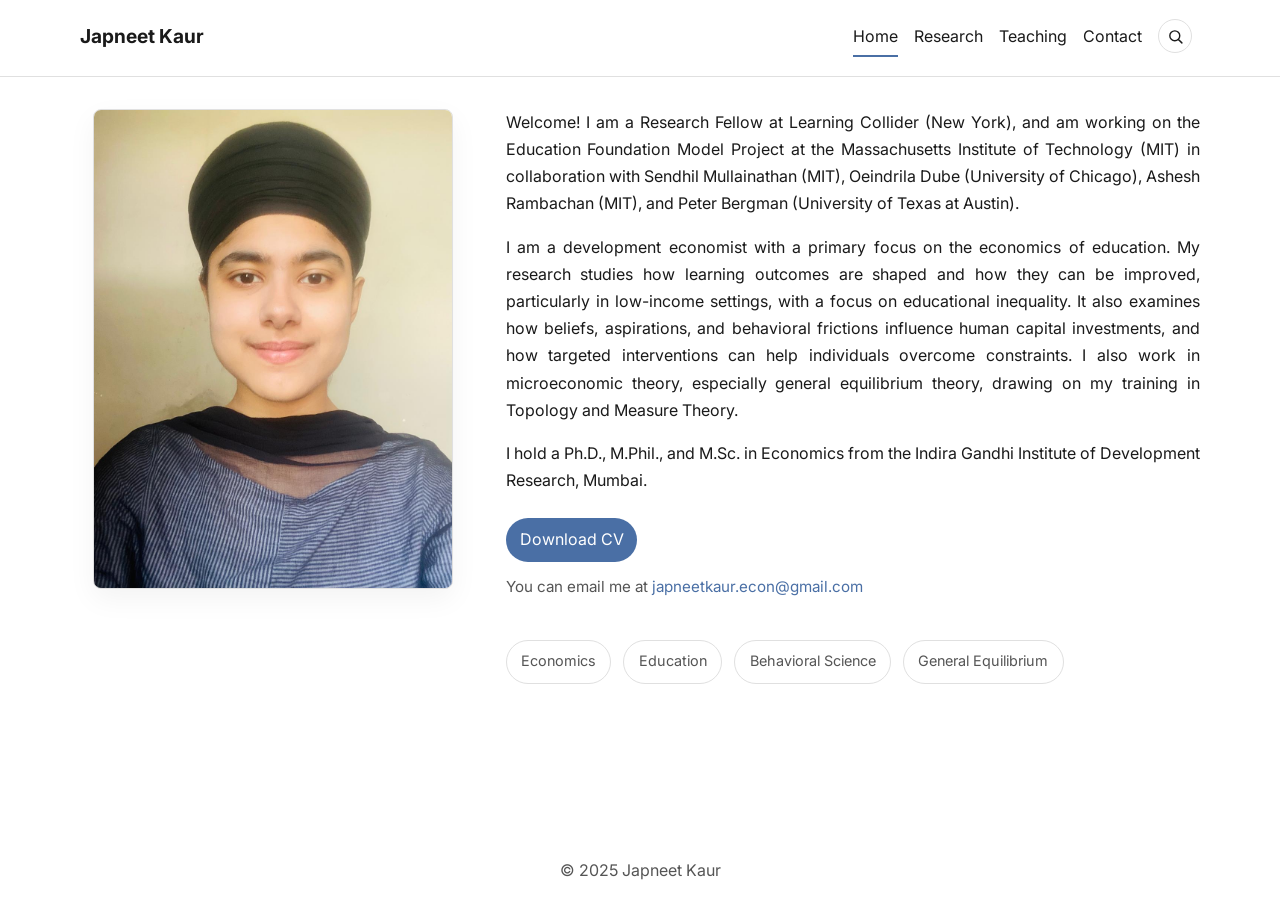
<file: index.html>
<!DOCTYPE html>
<html lang="en">
<head>
  <meta charset="UTF-8">
  <meta name="viewport" content="width=device-width, initial-scale=1.0">
  <title>Japneet Kaur | Home</title>
  <link rel="preconnect" href="https://fonts.googleapis.com">
  <link rel="preconnect" href="https://fonts.gstatic.com" crossorigin>
  <link href="https://fonts.googleapis.com/css2?family=Inter:wght@400;500;600;700&family=Playfair+Display:wght@600;700&display=swap" rel="stylesheet">
  <link rel="stylesheet" href="style.css">
</head>
<body data-page="home">
  <div class="page-shell">
    <header class="site-header">
      <div class="nav-inner container">
        <a class="brand" href="index.html">Japneet Kaur</a>
        <button class="nav-toggle" aria-expanded="false" aria-label="Toggle navigation">
          <span></span>
          <span></span>
          <span></span>
        </button>
        <nav class="site-nav" aria-label="Main navigation">
          <a href="index.html" class="nav-link active">Home</a>
          <a href="research.html" class="nav-link">Research</a>
          <a href="teaching.html" class="nav-link">Teaching</a>
          <a href="contact.html" class="nav-link">Contact</a>
          <form class="site-search" role="search">
            <input type="search" name="q" aria-label="Search site" placeholder="Search">
            <button class="search-toggle" type="button" aria-label="Open search">
              <svg viewBox="0 0 24 24" aria-hidden="true" fill="none" stroke="currentColor" stroke-width="2">
                <circle cx="11" cy="11" r="7"></circle>
                <path d="M16.5 16.5 21 21" stroke-linecap="round"></path>
              </svg>
            </button>
          </form>
        </nav>
      </div>
      <div class="scroll-progress" id="scrollProgress"></div>
    </header>

    <main class="container main-content">
      <section class="hero split-grid">
        <div class="hero-card reveal">
          <div class="portrait-ring">
            <img src="photo.jpeg" alt="Portrait of Japneet Kaur" class="portrait">
          </div>
        </div>

        <div class="hero-text reveal">
          <p class="lead">Welcome! I am a Research Fellow at Learning Collider (New York), and am working on the Education Foundation Model Project at the Massachusetts Institute of Technology (MIT) in collaboration with Sendhil Mullainathan (MIT), Oeindrila Dube (University of Chicago), Ashesh Rambachan (MIT), and Peter Bergman (University of Texas at Austin).</p>
          <p>I am a development economist with a primary focus on the economics of education. My research studies how learning outcomes are shaped and how they can be improved, particularly in low-income settings, with a focus on educational inequality. It also examines how beliefs, aspirations, and behavioral frictions influence human capital investments, and how targeted interventions can help individuals overcome constraints. I also work in microeconomic theory, especially general equilibrium theory, drawing on my training in Topology and Measure Theory.</p>
          <p>I hold a Ph.D., M.Phil., and M.Sc. in Economics from the Indira Gandhi Institute of Development Research, Mumbai.</p>
          <div class="hero-actions">
            <a class="button button-primary button-small" href="cv.pdf" download>Download CV</a>
            <p class="contact-line">You can email me at <a href="mailto:japneetkaur.econ@gmail.com">japneetkaur.econ@gmail.com</a></p>
          </div>
          <div class="tag-row">
            <span class="tag">Economics</span>
            <span class="tag">Education</span>
            <span class="tag">Behavioral Science</span>
            <span class="tag">General Equilibrium</span>
          </div>
        </div>
      </section>

    </main>

    <footer class="site-footer container reveal">
      <div class="footer-copy">© 2025 Japneet Kaur</div>
    </footer>
  </div>

  <button id="backToTop" class="back-to-top" aria-label="Back to top">
    <svg viewBox="0 0 24 24" fill="none" stroke="currentColor" stroke-width="2"><path d="M5 15l7-7 7 7" stroke-linecap="round" stroke-linejoin="round"/><path d="M12 22V4" stroke-linecap="round"/></svg>
  </button>

  <script src="script.js" defer></script>
</body>
</html>
</file>
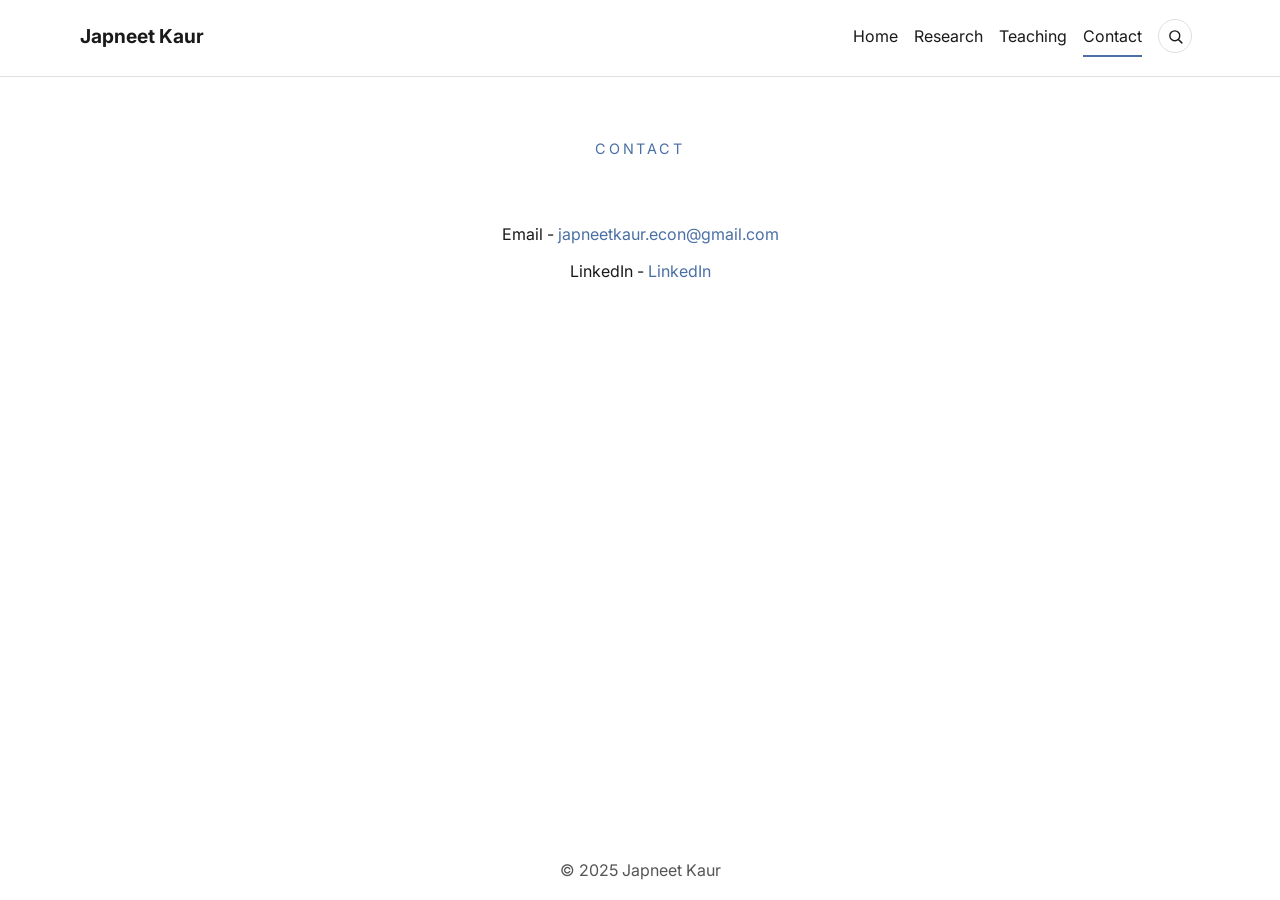
<file: contact.html>
<!DOCTYPE html>
<html lang="en">
<head>
  <meta charset="UTF-8">
  <meta name="viewport" content="width=device-width, initial-scale=1.0">
  <title>Japneet Kaur | Contact</title>
  <link rel="preconnect" href="https://fonts.googleapis.com">
  <link rel="preconnect" href="https://fonts.gstatic.com" crossorigin>
  <link href="https://fonts.googleapis.com/css2?family=Inter:wght@400;500;600;700&family=Playfair+Display:wght@600;700&display=swap" rel="stylesheet">
  <link rel="stylesheet" href="style.css">
</head>
<body data-page="contact">
  <div class="page-shell">
    <header class="site-header">
      <div class="nav-inner container">
        <a class="brand" href="index.html">Japneet Kaur</a>
        <button class="nav-toggle" aria-expanded="false" aria-label="Toggle navigation">
          <span></span>
          <span></span>
          <span></span>
        </button>
        <nav class="site-nav" aria-label="Main navigation">
          <a href="index.html" class="nav-link">Home</a>
          <a href="research.html" class="nav-link">Research</a>
          <a href="teaching.html" class="nav-link">Teaching</a>
          <a href="contact.html" class="nav-link active">Contact</a>
          <form class="site-search" role="search">
            <input type="search" name="q" aria-label="Search site" placeholder="Search">
            <button class="search-toggle" type="button" aria-label="Open search">
              <svg viewBox="0 0 24 24" aria-hidden="true" fill="none" stroke="currentColor" stroke-width="2">
                <circle cx="11" cy="11" r="7"></circle>
                <path d="M16.5 16.5 21 21" stroke-linecap="round"></path>
              </svg>
            </button>
          </form>
        </nav>
      </div>
      <div class="scroll-progress" id="scrollProgress"></div>
    </header>

    <main class="container main-content">
      <section class="page-intro reveal">
        <p class="eyebrow" style="text-align: center;">Contact</p>
      </section>

      <section class="contact-grid reveal">
        <div class="contact-links">
          <p>Email - <a href="mailto:japneetkaur.econ@gmail.com">japneetkaur.econ@gmail.com</a></p>
          <p>LinkedIn - <a href="https://www.linkedin.com/in/japneet-kaur-251817401" target="_blank" rel="noopener">LinkedIn</a></p>
        </div>
      </section>
    </main>

    <footer class="site-footer container reveal">
      <div class="footer-copy">&copy; 2025 Japneet Kaur</div>
    </footer>
  </div>

  <button id="backToTop" class="back-to-top" aria-label="Back to top">
    <svg viewBox="0 0 24 24" fill="none" stroke="currentColor" stroke-width="2"><path d="M5 15l7-7 7 7" stroke-linecap="round" stroke-linejoin="round"/><path d="M12 22V4" stroke-linecap="round"/></svg>
  </button>

  <script src="script.js" defer></script>
</body>
</html>
</file>
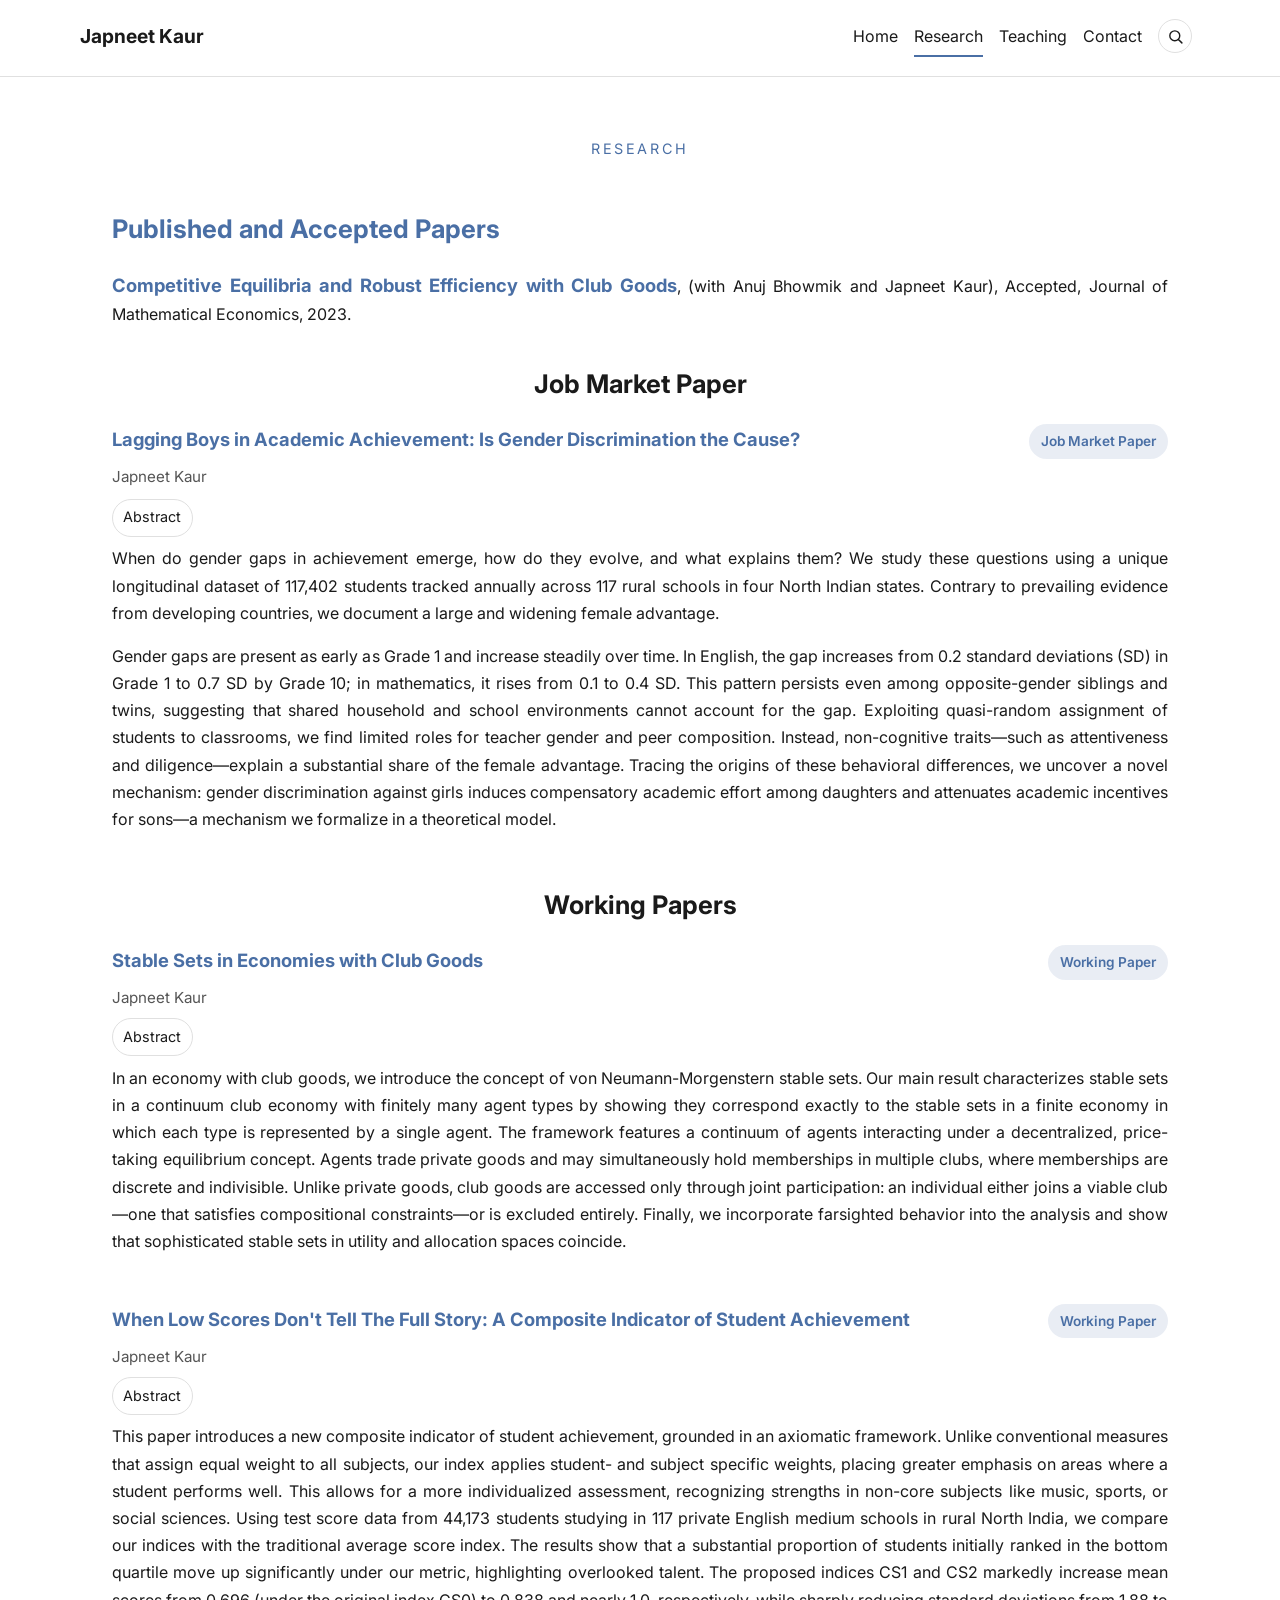
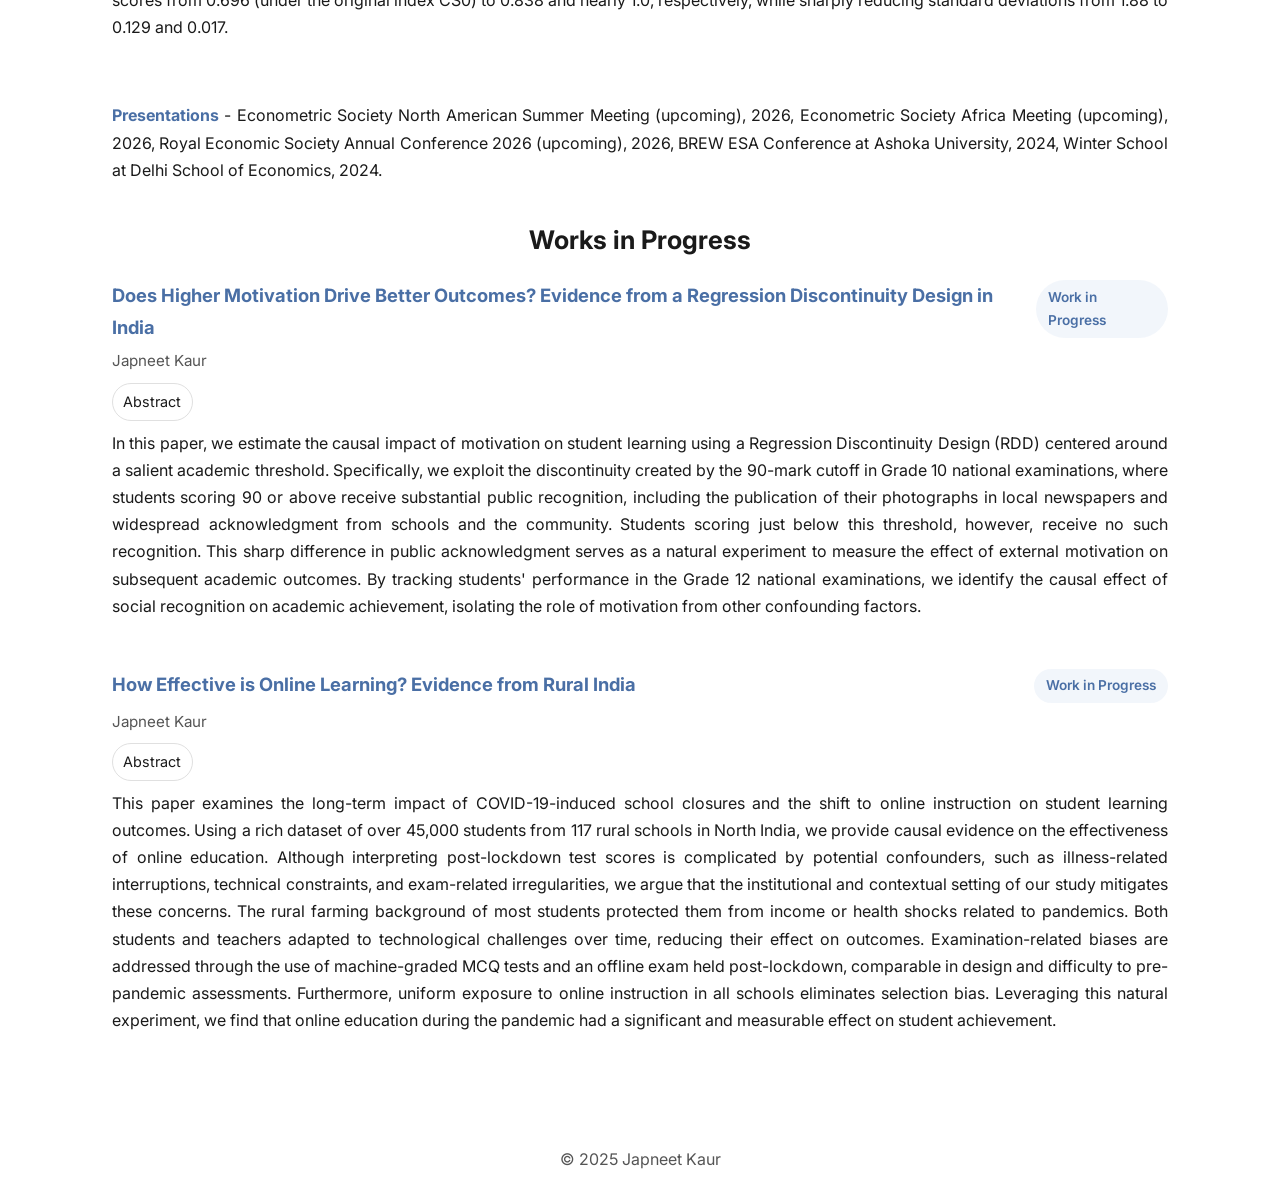
<file: research.html>
<!DOCTYPE html>
<html lang="en">
<head>
  <meta charset="UTF-8">
  <meta name="viewport" content="width=device-width, initial-scale=1.0">
  <title>Japneet Kaur | Research</title>
  <link rel="preconnect" href="https://fonts.googleapis.com">
  <link rel="preconnect" href="https://fonts.gstatic.com" crossorigin>
  <link href="https://fonts.googleapis.com/css2?family=Inter:wght@400;500;600;700&family=Playfair+Display:wght@600;700&display=swap" rel="stylesheet">
  <link rel="stylesheet" href="style.css">
</head>
<body data-page="research">
  <div class="page-shell">
    <header class="site-header">
      <div class="nav-inner container">
        <a class="brand" href="index.html">Japneet Kaur</a>
        <button class="nav-toggle" aria-expanded="false" aria-label="Toggle navigation">
          <span></span>
          <span></span>
          <span></span>
        </button>
        <nav class="site-nav" aria-label="Main navigation">
          <a href="index.html" class="nav-link">Home</a>
          <a href="research.html" class="nav-link active">Research</a>
          <a href="teaching.html" class="nav-link">Teaching</a>
          <a href="contact.html" class="nav-link">Contact</a>
          <form class="site-search" role="search">
            <input type="search" name="q" aria-label="Search site" placeholder="Search">
            <button class="search-toggle" type="button" aria-label="Open search">
              <svg viewBox="0 0 24 24" aria-hidden="true" fill="none" stroke="currentColor" stroke-width="2">
                <circle cx="11" cy="11" r="7"></circle>
                <path d="M16.5 16.5 21 21" stroke-linecap="round"></path>
              </svg>
            </button>
          </form>
        </nav>
      </div>
      <div class="scroll-progress" id="scrollProgress"></div>
    </header>

    <main class="container main-content">
      <section class="page-intro reveal">
        <p class="eyebrow" style="text-align: center;">Research</p>
      </section>

      <section class="research-section reveal job-market-section">
        <h2>Job Market Paper</h2>
        <div class="card-grid">
          <article class="paper-card reveal">
            <div class="card-header">
              <h3><a class="paper-title-link" href="https://drive.google.com/file/d/1WYrpZ149pXYnLQGcEZPpiT-1gEhZs9Rv/view" target="_blank" rel="noopener">Lagging Boys in Academic Achievement: Is Gender Discrimination the Cause?</a></h3>
              <span class="badge">Job Market Paper</span>
            </div>
            <p class="paper-meta">Japneet Kaur</p>
            <button class="abstract-toggle" data-target="abstract1" aria-expanded="false">Abstract</button>
            <div id="abstract1" class="abstract-content">
              <p>When do gender gaps in achievement emerge, how do they evolve, and what explains them? We study these questions using a unique longitudinal dataset of 117,402 students tracked annually across 117 rural schools in four North Indian states. Contrary to prevailing evidence from developing countries, we document a large and widening female advantage.</p>
              <p>Gender gaps are present as early as Grade 1 and increase steadily over time. In English, the gap increases from 0.2 standard deviations (SD) in Grade 1 to 0.7 SD by Grade 10; in mathematics, it rises from 0.1 to 0.4 SD. This pattern persists even among opposite-gender siblings and twins, suggesting that shared household and school environments cannot account for the gap. Exploiting quasi-random assignment of students to classrooms, we find limited roles for teacher gender and peer composition. Instead, non-cognitive traits—such as attentiveness and diligence—explain a substantial share of the female advantage. Tracing the origins of these behavioral differences, we uncover a novel mechanism: gender discrimination against girls induces compensatory academic effort among daughters and attenuates academic incentives for sons—a mechanism we formalize in a theoretical model.</p>
            </div>
          </article>
        </div>
      </section>

      <section class="research-section reveal publications-section">
        <h2>Published and Accepted Papers</h2>
        <div class="card-grid">
          <article class="paper-card reveal">
            <p class="section-line"><a class="paper-title-link" href="https://www.sciencedirect.com/science/article/pii/S0304406823000691" target="_blank" rel="noopener">Competitive Equilibria and Robust Efficiency with Club Goods</a>, <span class="paper-title-meta">(with Anuj Bhowmik and Japneet Kaur), Accepted, Journal of Mathematical Economics, 2023.</span></p>
          </article>
        </div>
      </section>

      <section class="research-section reveal">
        <h2>Working Papers</h2>
        <div class="card-grid">
          <article class="paper-card reveal">
            <div class="card-header">
              <h3><a class="paper-title-link" href="https://papers.ssrn.com/sol3/papers.cfm?abstract_id=5219560" target="_blank" rel="noopener">Stable Sets in Economies with Club Goods</a></h3>
              <span class="badge">Working Paper</span>
            </div>
            <p class="paper-meta">Japneet Kaur</p>
            <div class="paper-actions">
              <button class="abstract-toggle" data-target="abstract3" aria-expanded="false">Abstract</button>
            </div>
            <div id="abstract3" class="abstract-content">
              <p>In an economy with club goods, we introduce the concept of von Neumann-Morgenstern stable sets. Our main result characterizes stable sets in a continuum club economy with finitely many agent types by showing they correspond exactly to the stable sets in a finite economy in which each type is represented by a single agent. The framework features a continuum of agents interacting under a decentralized, price-taking equilibrium concept. Agents trade private goods and may simultaneously hold memberships in multiple clubs, where memberships are discrete and indivisible. Unlike private goods, club goods are accessed only through joint participation: an individual either joins a viable club—one that satisfies compositional constraints—or is excluded entirely. Finally, we incorporate farsighted behavior into the analysis and show that sophisticated stable sets in utility and allocation spaces coincide.</p>
            </div>
          </article>
          <article class="paper-card reveal">
            <div class="card-header">
              <h3><a class="paper-title-link" href="http://www.igidr.ac.in/pdf/publication/WP-2025-008.pdf" target="_blank" rel="noopener">When Low Scores Don't Tell The Full Story: A Composite Indicator of Student Achievement</a></h3>
              <span class="badge">Working Paper</span>
            </div>
            <p class="paper-meta">Japneet Kaur</p>
            <div class="paper-actions">
              <button class="abstract-toggle" data-target="abstract4" aria-expanded="false">Abstract</button>
            </div>
            <div id="abstract4" class="abstract-content">
              <p>This paper introduces a new composite indicator of student achievement, grounded in an axiomatic framework. Unlike conventional measures that assign equal weight to all subjects, our index applies student- and subject specific weights, placing greater emphasis on areas where a student performs well. This allows for a more individualized assessment, recognizing strengths in non-core subjects like music, sports, or social sciences. Using test score data from 44,173 students studying in 117 private English medium schools in rural North India, we compare our indices with the traditional average score index. The results show that a substantial proportion of students initially ranked in the bottom quartile move up significantly under our metric, highlighting overlooked talent. The proposed indices CS1 and CS2 markedly increase mean scores from 0.696 (under the original index CS0) to 0.838 and nearly 1.0, respectively, while sharply reducing standard deviations from 1.88 to 0.129 and 0.017.</p>
            </div>
          </article>
        </div>
      </section>

      <section class="research-section reveal presentations-section">
        <div class="card-grid">
          <article class="paper-card reveal">
            <p class="section-line"><span class="section-label">Presentations</span> - Econometric Society North American Summer Meeting (upcoming), 2026, Econometric Society Africa Meeting (upcoming), 2026, Royal Economic Society Annual Conference 2026 (upcoming), 2026, BREW ESA Conference at Ashoka University, 2024, Winter School at Delhi School of Economics, 2024.</p>
          </article>
        </div>
      </section>

      <section class="research-section reveal">
        <h2>Works in Progress</h2>
        <div class="card-grid">
          <article class="paper-card reveal">
            <div class="card-header">
              <h3 class="paper-title">Does Higher Motivation Drive Better Outcomes? Evidence from a Regression Discontinuity Design in India</h3>
              <span class="badge wip">Work in Progress</span>
            </div>
            <p class="paper-meta">Japneet Kaur</p>
            <button class="abstract-toggle" data-target="abstract5" aria-expanded="false">Abstract</button>
            <div id="abstract5" class="abstract-content">
              <p>In this paper, we estimate the causal impact of motivation on student learning using a Regression Discontinuity Design (RDD) centered around a salient academic threshold. Specifically, we exploit the discontinuity created by the 90-mark cutoff in Grade 10 national examinations, where students scoring 90 or above receive substantial public recognition, including the publication of their photographs in local newspapers and widespread acknowledgment from schools and the community. Students scoring just below this threshold, however, receive no such recognition. This sharp difference in public acknowledgment serves as a natural experiment to measure the effect of external motivation on subsequent academic outcomes. By tracking students' performance in the Grade 12 national examinations, we identify the causal effect of social recognition on academic achievement, isolating the role of motivation from other confounding factors.</p>
            </div>
          </article>
          <article class="paper-card reveal">
            <div class="card-header">
              <h3 class="paper-title">How Effective is Online Learning? Evidence from Rural India</h3>
              <span class="badge wip">Work in Progress</span>
            </div>
            <p class="paper-meta">Japneet Kaur</p>
            <button class="abstract-toggle" data-target="abstract6" aria-expanded="false">Abstract</button>
            <div id="abstract6" class="abstract-content">
              <p>This paper examines the long-term impact of COVID-19-induced school closures and the shift to online instruction on student learning outcomes. Using a rich dataset of over 45,000 students from 117 rural schools in North India, we provide causal evidence on the effectiveness of online education. Although interpreting post-lockdown test scores is complicated by potential confounders, such as illness-related interruptions, technical constraints, and exam-related irregularities, we argue that the institutional and contextual setting of our study mitigates these concerns. The rural farming background of most students protected them from income or health shocks related to pandemics. Both students and teachers adapted to technological challenges over time, reducing their effect on outcomes. Examination-related biases are addressed through the use of machine-graded MCQ tests and an offline exam held post-lockdown, comparable in design and difficulty to pre-pandemic assessments. Furthermore, uniform exposure to online instruction in all schools eliminates selection bias. Leveraging this natural experiment, we find that online education during the pandemic had a significant and measurable effect on student achievement.</p>
            </div>
          </article>
        </div>
      </section>

    </main>

    <footer class="site-footer container reveal">
      <div class="footer-copy">© 2025 Japneet Kaur</div>
    </footer>
  </div>

  <button id="backToTop" class="back-to-top" aria-label="Back to top">
    <svg viewBox="0 0 24 24" fill="none" stroke="currentColor" stroke-width="2"><path d="M5 15l7-7 7 7" stroke-linecap="round" stroke-linejoin="round"/><path d="M12 22V4" stroke-linecap="round"/></svg>
  </button>

  <script src="script.js" defer></script>
</body>
</html>
</file>
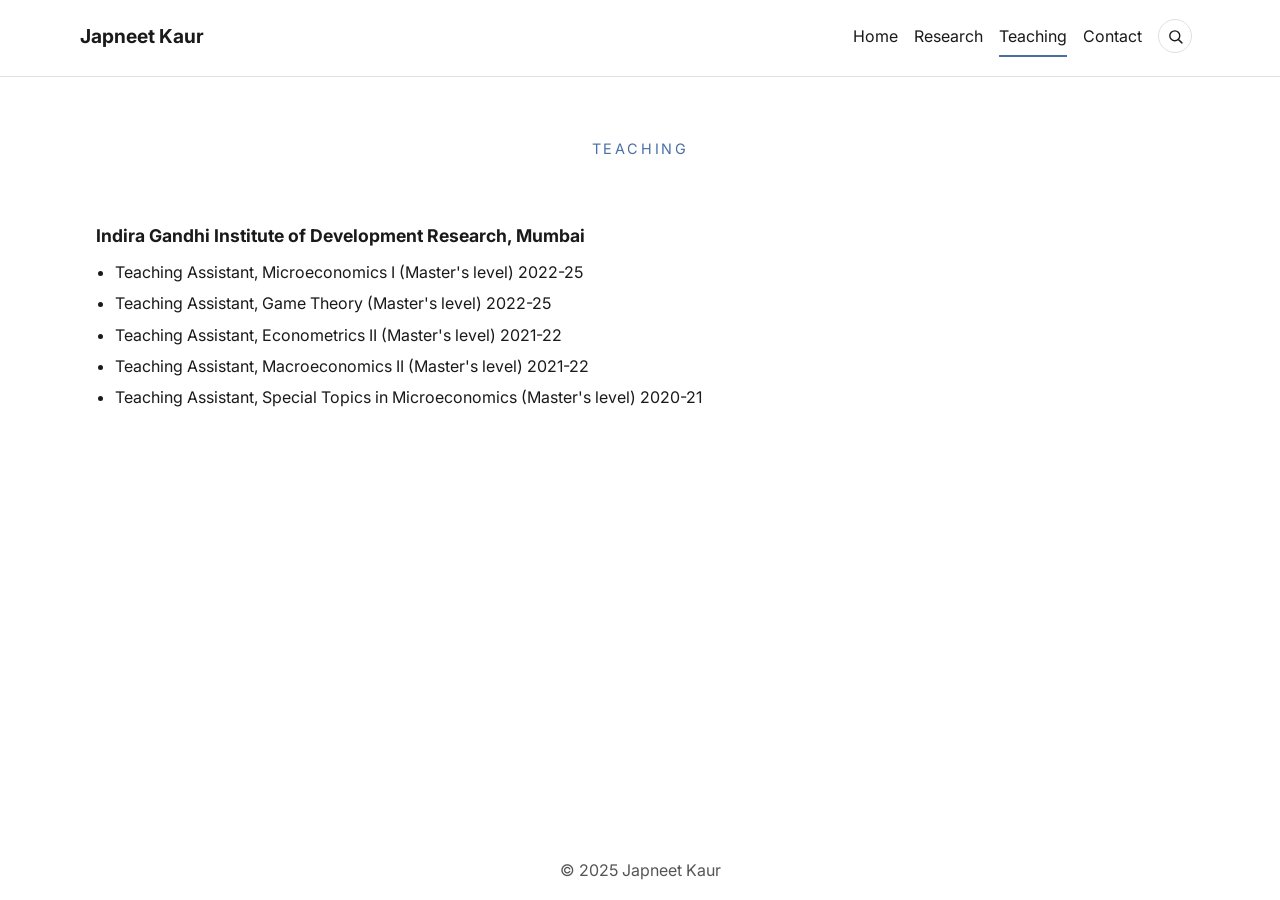
<file: teaching.html>
<!DOCTYPE html>
<html lang="en">
<head>
  <meta charset="UTF-8">
  <meta name="viewport" content="width=device-width, initial-scale=1.0">
  <title>Japneet Kaur | Teaching</title>
  <link rel="preconnect" href="https://fonts.googleapis.com">
  <link rel="preconnect" href="https://fonts.gstatic.com" crossorigin>
  <link href="https://fonts.googleapis.com/css2?family=Inter:wght@400;500;600;700&family=Playfair+Display:wght@600;700&display=swap" rel="stylesheet">
  <link rel="stylesheet" href="style.css">
</head>
<body data-page="teaching">
  <div class="page-shell">
    <header class="site-header">
      <div class="nav-inner container">
        <a class="brand" href="index.html">Japneet Kaur</a>
        <button class="nav-toggle" aria-expanded="false" aria-label="Toggle navigation">
          <span></span>
          <span></span>
          <span></span>
        </button>
        <nav class="site-nav" aria-label="Main navigation">
          <a href="index.html" class="nav-link">Home</a>
          <a href="research.html" class="nav-link">Research</a>
          <a href="teaching.html" class="nav-link active">Teaching</a>
          <a href="contact.html" class="nav-link">Contact</a>
          <form class="site-search" role="search">
            <input type="search" name="q" aria-label="Search site" placeholder="Search">
            <button class="search-toggle" type="button" aria-label="Open search">
              <svg viewBox="0 0 24 24" aria-hidden="true" fill="none" stroke="currentColor" stroke-width="2">
                <circle cx="11" cy="11" r="7"></circle>
                <path d="M16.5 16.5 21 21" stroke-linecap="round"></path>
              </svg>
            </button>
          </form>
        </nav>
      </div>
      <div class="scroll-progress" id="scrollProgress"></div>
    </header>

    <main class="container main-content">
      <section class="page-intro reveal">
        <p class="eyebrow" style="text-align: center;">Teaching</p>
      </section>

      <section class="timeline reveal">
        <article class="timeline-entry reveal">
          <div class="timeline-card">
            <h3>Indira Gandhi Institute of Development Research, Mumbai</h3>
            <ul>
              <li>Teaching Assistant, Microeconomics I (Master's level) 2022-25</li>
              <li>Teaching Assistant, Game Theory (Master's level) 2022-25</li>
              <li>Teaching Assistant, Econometrics II (Master's level) 2021-22</li>
              <li>Teaching Assistant, Macroeconomics II (Master's level) 2021-22</li>
              <li>Teaching Assistant, Special Topics in Microeconomics (Master's level) 2020-21</li>
            </ul>
          </div>
        </article>
      </section>
    </main>

    <footer class="site-footer container reveal">
      <div class="footer-copy">© 2025 Japneet Kaur</div>
    </footer>
  </div>

  <button id="backToTop" class="back-to-top" aria-label="Back to top">
    <svg viewBox="0 0 24 24" fill="none" stroke="currentColor" stroke-width="2"><path d="M5 15l7-7 7 7" stroke-linecap="round" stroke-linejoin="round"/><path d="M12 22V4" stroke-linecap="round"/></svg>
  </button>

  <script src="script.js" defer></script>
</body>
</html>
</file>
<file: style.css>
:root {
  color-scheme: light;
  --bg: #ffffff;
  --text: #1a1a1a;
  --muted: #555;
  --accent: #4a6fa5;
  --border: #e0e0e0;
  --card-bg: #f9f9f9;
  --surface: #ffffff;
  --shadow: rgba(0,0,0,0.05);
}
html[data-theme="dark"] {
  color-scheme: dark;
  --bg: #0f1117;
  --text: #e8e8e8;
  --muted: #aaa;
  --accent: #7da7d9;
  --border: #2a2a2a;
  --card-bg: #1a1d27;
  --surface: #141a24;
  --shadow: rgba(0,0,0,0.35);
}
* {
  box-sizing: border-box;
}
html {
  scroll-behavior: smooth;
}
body {
  margin: 0;
  font-family: 'Inter', system-ui, sans-serif;
  background: var(--bg);
  color: var(--text);
  line-height: 1.7;
  transition: background 0.3s, color 0.3s, border-color 0.3s, box-shadow 0.3s;
}
img {
  max-width: 100%;
  display: block;
}
a {
  color: var(--accent);
  text-decoration: none;
}
a:hover {
  text-decoration: underline;
}
button,
a.button {
  font: inherit;
}
.container {
  width: min(1120px, calc(100% - 2rem));
  margin: 0 auto;
}
.page-shell {
  min-height: 100vh;
  display: flex;
  flex-direction: column;
}
.site-header {
  position: sticky;
  top: 0;
  z-index: 100;
  background: var(--surface);
  border-bottom: 1px solid var(--border);
  transition: box-shadow 0.3s, background 0.3s, border-color 0.3s;
}
.site-header.scrolled {
  box-shadow: 0 10px 30px var(--shadow);
}
.nav-inner {
  display: flex;
  align-items: center;
  justify-content: space-between;
  gap: 1rem;
  padding: 1rem 0;
}
.brand {
  font-family: inherit;
  font-size: 1.2rem;
  font-weight: 700;
  color: var(--text);
}
.site-nav {
  display: flex;
  align-items: center;
  gap: 1rem;
}
.nav-link {
  color: var(--text);
  position: relative;
  padding: 0.3rem 0;
}
.nav-link.active::after {
  content: '';
  position: absolute;
  left: 0;
  right: 0;
  bottom: -2px;
  height: 2px;
  background: var(--accent);
}
.site-search {
  display: inline-flex;
  align-items: center;
  flex-direction: row-reverse;
  gap: 0.35rem;
}
.site-search input {
  width: 0;
  opacity: 0;
  border: 1px solid var(--border);
  border-radius: 999px;
  background: var(--surface);
  color: var(--text);
  padding: 0.45rem 0;
  font: inherit;
  font-size: 0.9rem;
  pointer-events: none;
  transition: width 0.2s ease, opacity 0.2s ease, padding 0.2s ease;
}
.site-search.open input {
  width: 8.5rem;
  opacity: 1;
  padding: 0.45rem 0.75rem;
  pointer-events: auto;
}
.site-search input:focus {
  outline: none;
  border-color: var(--accent);
  box-shadow: 0 0 0 3px rgba(74,111,165,0.12);
}
.search-toggle {
  width: 34px;
  height: 34px;
  border: 1px solid var(--border);
  border-radius: 50%;
  background: var(--surface);
  color: var(--text);
  display: inline-grid;
  place-items: center;
  padding: 0;
  cursor: pointer;
}
.search-toggle:hover,
.site-search.open .search-toggle {
  border-color: var(--accent);
  color: var(--accent);
}
.search-toggle svg {
  width: 17px;
  height: 17px;
}
.scroll-progress {
  height: 3px;
  width: 0;
  background: var(--accent);
  transition: width 0.2s ease;
}
.main-content {
  flex: 1;
  padding: 2rem 0 3rem;
}
body[data-page="research"] .main-content {
  display: flex;
  flex-direction: column;
}
.eyebrow {
  margin: 0 0 0.75rem;
  font-size: 0.9rem;
  letter-spacing: 0.18em;
  text-transform: uppercase;
  color: var(--accent);
}
h1, h2, h3 {
  font-family: inherit;
  margin: 0 0 1rem;
  color: var(--text);
}
h1 {
  font-size: clamp(2.2rem, 4vw, 3.6rem);
}
h2 {
  font-size: clamp(1.5rem, 2.5vw, 2.25rem);
}
h3 {
  font-size: 1.1rem;
}
.lead {
  margin-bottom: 1rem;
  color: var(--text);
}
.split-grid {
  display: grid;
  gap: 2rem;
}
.hero-card,
.page-intro,
.research-section,
.timeline,
.contact-grid,
.site-footer,
.intro,
.paper-card,
.timeline-entry,
.contact-info,
.contact-form {
  background: transparent;
  border: none;
  border-radius: 0;
}
.hero {
  display: grid;
  grid-template-columns: 1fr 1.8fr;
  gap: 2.5rem;
  align-items: start;
}
.hero-card {
  padding: 0;
}
.hero-text {
  padding: 0;
  border: none;
  background: transparent;
}
.portrait-ring {
  width: min(360px, 100%);
  aspect-ratio: 4/3;
  border-radius: 10px;
  background: transparent;
  display: grid;
  place-items: center;
  margin: 0 auto 1.5rem;
  padding: 0;
}
.portrait {
  width: 100%;
  height: 100%;
  object-fit: cover;
  border-radius: 8px;
  border: 1px solid var(--border);
  background: var(--surface);
  box-shadow: 0 10px 28px var(--shadow);
}
.social-row {
  display: flex;
  gap: 0.75rem;
  justify-content: center;
}
.social-link {
  width: 44px;
  height: 44px;
  border-radius: 14px;
  display: grid;
  place-items: center;
  background: var(--surface);
  color: var(--accent);
  border: 1px solid var(--border);
}
.social-link svg {
  width: 20px;
  height: 20px;
}
.contact-info .social-row {
  justify-content: flex-start;
}
.hero-text p,
.page-intro p,
.intro p,
.timeline-card p,
.contact-info p,
.abstract-content p {
  margin: 0 0 1rem;
  text-align: justify;
}
.hero-actions {
  display: flex;
  flex-direction: column;
  align-items: flex-start;
  gap: 0.75rem;
  margin: 1.5rem 0;
}
.button {
  display: inline-flex;
  align-items: center;
  justify-content: center;
  padding: 0.9rem 1.25rem;
  border-radius: 999px;
  border: 1px solid transparent;
  cursor: pointer;
  transition: transform 0.2s ease, box-shadow 0.2s ease, background 0.3s, color 0.3s;
}
.button:hover {
  transform: translateY(-1px);
}
.button-primary {
  background: var(--accent);
  color: #fff;
}
.button-small {
  padding: 0.45rem 0.8rem;
  font-size: 0.9rem;
  line-height: 1.2;
}

.contact-signs {
  display: flex;
  flex-wrap: wrap;
  gap: 0.75rem;
  margin: 1rem 0 0;
  justify-content: center;
}
.sign-link {
  color: var(--text);
  background: var(--surface);
  border: 1px solid var(--border);
  border-radius: 999px;
  padding: 0.65rem 0.95rem;
  font-size: 0.95rem;
  text-decoration: none;
  transition: border-color 0.2s ease, color 0.2s ease, transform 0.2s ease;
}
.sign-link:hover {
  border-color: var(--accent);
  color: var(--accent);
  transform: translateY(-1px);
}
.sign-link--linkedin {
  display: inline-flex;
  align-items: center;
  gap: 0.5rem;
}
.linkedin-icon {
  display: inline-grid;
  place-items: center;
  width: 20px;
  height: 20px;
  border-radius: 4px;
  background: #0a66c2;
  color: #fff;
  font-size: 0.75rem;
  font-weight: 700;
  text-transform: lowercase;
}
.contact-line {
  font-size: 0.95rem;
  color: var(--muted);
}
.tag-row {
  display: flex;
  flex-wrap: wrap;
  gap: 0.75rem;
}
.tag {
  padding: 0.55rem 0.9rem;
  border-radius: 999px;
  background: var(--surface);
  border: 1px solid var(--border);
  color: var(--muted);
  font-size: 0.9rem;
}
.page-intro,
.intro,
.research-section,
.timeline,
.contact-grid,
.site-footer {
  padding: 1rem;
  margin-top: 0.75rem;
}
.research-section {
  padding-top: 0.5rem;
  padding-bottom: 0.5rem;
  margin-top: 0.35rem;
}
.publications-section {
  order: 2;
}
.job-market-section {
  order: 3;
}
body[data-page="research"] .page-intro {
  order: 1;
}
body[data-page="research"] .research-section:not(.publications-section):not(.job-market-section) {
  order: 4;
}
.research-section h2 {
  margin-bottom: 0.45rem;
  font-size: clamp(1.35rem, 2vw, 1.85rem);
  text-align: center;
}
.card-grid {
  display: grid;
  gap: 0.55rem;
}
.paper-card {
  padding: 0.75rem 1rem;
  transition: transform 0.25s ease, box-shadow 0.25s ease;
}
.paper-card:hover {
  transform: translateY(-2px);
}
.card-header {
  display: flex;
  align-items: flex-start;
  justify-content: space-between;
  gap: 1rem;
}
.paper-card h3 {
  margin: 0;
  font-size: 1.15rem;
}
.paper-title,
.paper-title-link {
  color: var(--accent);
}
.paper-title-meta {
  color: var(--text);
  font-weight: 400;
}
.paper-title-link {
  text-decoration: none;
}
.paper-title-link:hover {
  color: var(--accent);
  text-decoration: none;
}
.publications-section .paper-title-link,
.publications-section .paper-title-link:hover {
  color: var(--accent);
  font-size: 1.15rem;
  font-weight: 700;
}
.paper-meta {
  margin: 0.35rem 0 0.45rem;
  color: var(--muted);
  font-size: 0.95rem;
}
.badge {
  display: inline-flex;
  align-items: center;
  padding: 0.35rem 0.75rem;
  border-radius: 999px;
  background: rgba(74,111,165,0.12);
  color: var(--accent);
  font-size: 0.85rem;
  font-weight: 600;
}
.badge.published {
  background: rgba(74,111,165,0.16);
}
.badge.wip {
  background: rgba(150,180,220,0.12);
}
.badge:contains("Work in Progress") {
  background: rgba(100,150,200,0.12);
}
.abstract-toggle {
  margin: 0.1rem 0 0;
  padding: 0.35rem 0.65rem;
  background: transparent;
  border: 1px solid var(--border);
  border-radius: 999px;
  color: var(--text);
  cursor: pointer;
  font-size: 0.9rem;
}
.abstract-toggle:hover {
  border-color: var(--accent);
}
.paper-actions {
  display: flex;
  align-items: center;
  flex-wrap: wrap;
  gap: 0.5rem;
}
.paper-actions .abstract-toggle {
  margin-top: 0;
}
.action-pill {
  border: none;
  background: transparent;
  color: var(--accent);
  padding: 0.35rem 0;
  font-weight: 600;
}
.action-pill:hover {
  color: var(--accent);
  text-decoration: underline;
}
.abstract-content {
  max-height: 1000px;
  overflow: hidden;
  transition: max-height 0.35s ease, opacity 0.35s ease;
  opacity: 1;
  margin-top: 0.55rem;
}
.abstract-content.collapsed {
  max-height: 0;
  opacity: 0;
  margin-top: 0;
}
.link-row {
  display: flex;
  flex-wrap: wrap;
  gap: 0.5rem;
  margin-top: 0.75rem;
}
.section-line {
  margin: 0;
  text-align: justify;
}
.section-label {
  color: var(--accent);
  font-weight: 700;
}
.publications-section h2 {
  color: var(--accent);
  text-align: left;
  padding: 0 1rem;
}
.pill {
  display: inline-flex;
  align-items: center;
  gap: 0.4rem;
  padding: 0.55rem 0.9rem;
  border-radius: 999px;
  border: 1px solid var(--border);
  background: var(--surface);
  color: var(--text);
  font-size: 0.9rem;
}
.timeline {
  position: relative;
  display: grid;
  gap: 1rem;
}
.timeline-line {
  display: none;
}
.timeline-entry {
  padding: 0;
  border-radius: 0;
  background: transparent;
  border: none;
}
.timeline-entry + .timeline-entry {
  margin-top: 1rem;
}
.timeline-date {
  display: inline-block;
  margin-bottom: 0.75rem;
  font-weight: 700;
  color: var(--accent);
}
.timeline-card h3 {
  margin-bottom: 0.5rem;
}
.timeline-card ul {
  margin: 0.5rem 0 0;
  padding-left: 1.2rem;
}
.timeline-card li {
  margin-bottom: 0.25rem;
  color: var(--text);
  text-align: justify;
}
.contact-grid {
  display: grid;
  gap: 2rem;
  grid-template-columns: 1fr;
}
.contact-links {
  display: grid;
  gap: 0.6rem;
  justify-content: center;
  text-align: center;
}
.contact-links p {
  margin: 0;
}
.contact-info {
  display: grid;
  gap: 1rem;
  padding: 1.5rem;
  border-radius: 24px;
  background: var(--card-bg);
  border: 1px solid var(--border);
}
.contact-info p {
  margin: 0;
  line-height: 1.6;
}
.contact-info a {
  color: var(--text);
  text-decoration: none;
}
.contact-info a:hover {
  text-decoration: underline;
}
.contact-info h2 {
  margin-top: 0;
}
.contact-form {
  padding: 2rem;
  display: grid;
  gap: 1rem;
}
.form-group {
  position: relative;
}
.form-group input,
.form-group textarea {
  width: 100%;
  border: 1px solid var(--border);
  border-radius: 16px;
  background: transparent;
  padding: 1.25rem 1rem 0.5rem;
  color: var(--text);
  font: inherit;
  transition: border-color 0.3s, box-shadow 0.3s;
}
.form-group textarea {
  padding-top: 1.25rem;
  resize: vertical;
}
.form-group label {
  position: absolute;
  left: 1rem;
  top: 1rem;
  pointer-events: none;
  transition: transform 0.2s ease, color 0.2s ease, font-size 0.2s ease;
  color: var(--muted);
}
.form-group input:focus,
.form-group textarea:focus,
.form-group input:not(:placeholder-shown),
.form-group textarea:not(:placeholder-shown) {
  border-color: var(--accent);
}
.form-group input:focus + label,
.form-group textarea:focus + label,
.form-group input:not(:placeholder-shown) + label,
.form-group textarea:not(:placeholder-shown) + label {
  transform: translateY(-0.7rem);
  font-size: 0.8rem;
  background: var(--card-bg);
  padding: 0 0.25rem;
  color: var(--accent);
}
.form-group input:focus,
.form-group textarea:focus {
  outline: none;
  box-shadow: 0 0 0 4px rgba(74,111,165,0.12);
}
.error {
  border-color: #d96f74;
}
.error-message {
  display: none;
  color: #d96f74;
  font-size: 0.85rem;
  margin-top: 0.45rem;
}
.form-group.error .error-message {
  display: block;
}
.form-success {
  margin-top: 0.5rem;
  color: var(--accent);
  min-height: 1.4rem;
}
.site-footer {
  display: grid;
  gap: 1rem;
  text-align: center;
}
.footer-copy,
.footer-note {
  color: var(--muted);
}
.footer-links {
  display: flex;
  justify-content: center;
  gap: 1rem;
  flex-wrap: wrap;
}
.back-to-top {
  position: fixed;
  right: 1.5rem;
  bottom: 1.5rem;
  width: 48px;
  height: 48px;
  border-radius: 50%;
  border: none;
  background: var(--accent);
  color: #fff;
  display: grid;
  place-items: center;
  box-shadow: 0 18px 40px rgba(74,111,165,0.18);
  opacity: 0;
  pointer-events: none;
  transform: translateY(10px);
  transition: opacity 0.3s ease, transform 0.3s ease;
  cursor: pointer;
}
.back-to-top.show {
  opacity: 1;
  pointer-events: auto;
  transform: translateY(0);
}
.reveal {
  opacity: 1;
  transform: none;
  transition: none;
}
.reveal.visible {
  opacity: 1;
  transform: none;
}
.nav-toggle {
  display: none;
  align-items: center;
  gap: 0.55rem;
  position: relative;
  border: none;
  background: transparent;
  padding: 0.5rem 0.5rem 0.5rem 2.35rem;
  cursor: pointer;
  color: var(--text);
  font: inherit;
  font-weight: 600;
}
.nav-toggle::after {
  content: "Menu";
}
.nav-toggle.open::after {
  content: "Close";
}
.nav-toggle span {
  position: absolute;
  left: 0.5rem;
  display: block;
  width: 24px;
  height: 2px;
  border-radius: 999px;
  background: var(--text);
  transition: transform 0.3s ease, opacity 0.3s ease;
}
.nav-toggle span:nth-child(1) {
  top: calc(50% - 8px);
}
.nav-toggle span:nth-child(2) {
  top: 50%;
}
.nav-toggle span:nth-child(3) {
  top: calc(50% + 8px);
}
.nav-toggle.open span:nth-child(1) {
  transform: translateY(8px) rotate(45deg);
}
.nav-toggle.open span:nth-child(2) {
  opacity: 0;
}
.nav-toggle.open span:nth-child(3) {
  transform: translateY(-8px) rotate(-45deg);
}
@media (max-width: 900px) {
  .hero {
    display: grid;
    grid-template-columns: 1fr;
  }
  .split-grid {
    grid-template-columns: 1fr;
  }
  .hero-text {
    padding: 1.5rem;
  }
  .hero-card {
    padding: 1.5rem 1.5rem 0;
  }
}
@media (max-width: 768px) {
  .nav-inner {
    position: relative;
  }
  .site-nav {
    position: absolute;
    top: 100%;
    right: 0;
    left: 0;
    flex-direction: column;
    gap: 0;
    background: var(--surface);
    border-top: none;
    box-shadow: 0 18px 40px rgba(0, 0, 0, 0.08);
    overflow: hidden;
    max-height: 0;
    transition: max-height 0.35s ease;
  }
  .site-nav.open {
    max-height: 360px;
  }
  .nav-link {
    width: 100%;
    padding: 0.95rem 1rem;
  }
  .site-search {
    width: 100%;
    padding: 0.75rem 1rem 1rem;
    justify-content: flex-end;
  }
  .site-search.open input {
    flex: 1;
    width: auto;
  }
  .nav-toggle {
    display: inline-flex;
  }
  .hero-actions,
  .tag-row {
    flex-direction: column;
  }
  .contact-grid {
    grid-template-columns: 1fr;
  }
  .page-intro,
  .intro,
  .research-section,
  .timeline,
  .contact-grid,
  .site-footer {
    padding: 1.5rem;
  }
  .research-section {
    padding-top: 0.75rem;
    padding-bottom: 0.75rem;
  }
  .timeline-line {
    left: 10px;
  }
  .timeline-entry {
    padding-left: 0;
  }
  .timeline-date {
    left: 0;
    text-align: left;
  }
}
@media (max-width: 480px) {
  .nav-inner {
    padding: 0.75rem 0;
  }
  .hero-card,
  .hero-text {
    padding: 1.25rem;
  }
  .page-intro,
  .intro,
  .research-section,
  .timeline,
  .contact-grid,
  .site-footer {
    padding: 1.25rem;
  }
  .research-section {
    padding-top: 0.65rem;
    padding-bottom: 0.65rem;
  }
}
</file>
